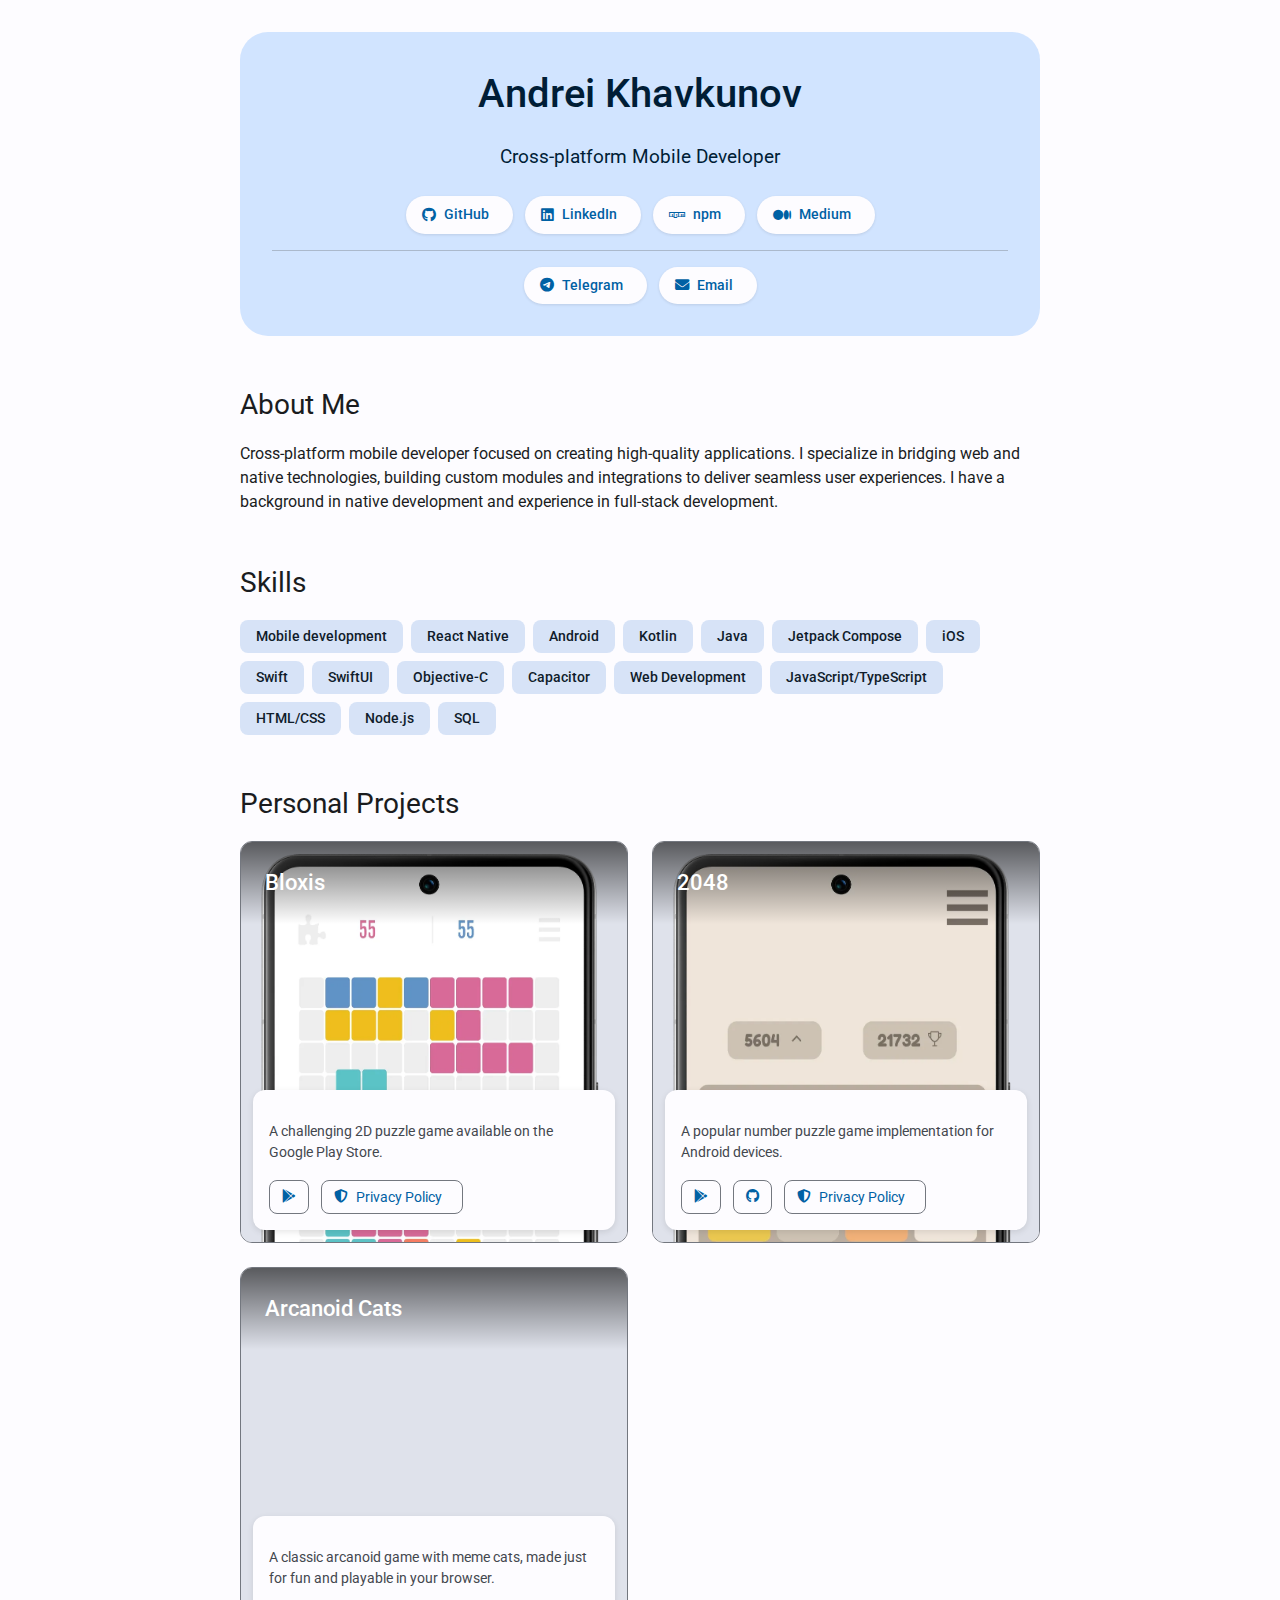
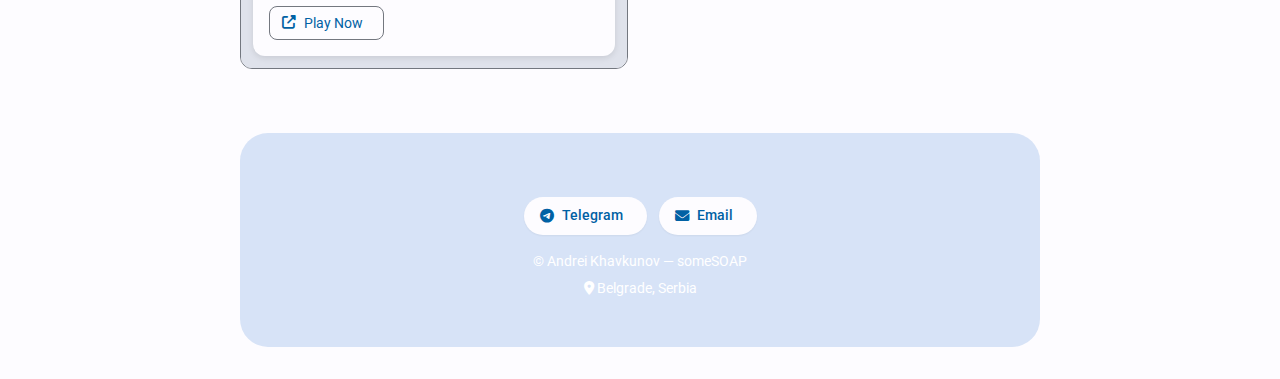
<file: index.html>
<!DOCTYPE html>
<html lang="en">
<head>
    <meta charset="UTF-8">
    <meta name="viewport" content="width=device-width, initial-scale=1.0">
    <title>Andrei Khavkunov | someSOAP</title>
    <link rel="preconnect" href="https://fonts.googleapis.com">
    <link rel="preconnect" href="https://fonts.gstatic.com" crossorigin>
    <link href="https://fonts.googleapis.com/css2?family=Roboto:wght@300;400;500;700&display=swap" rel="stylesheet">
    <link rel="stylesheet" href="style.css">
    <link rel="stylesheet" href="https://cdnjs.cloudflare.com/ajax/libs/font-awesome/6.5.1/css/all.min.css">
</head>
<body>
    <div class="profile-header">
        <h1>Andrei Khavkunov</h1>
        <p>Cross-platform Mobile Developer</p>
        <div class="social-links">
            <a href="https://github.com/someSOAP" target="_blank" aria-label="GitHub" title="GitHub" class="action-btn"><i class="fab fa-github"></i> <span class="link-text">GitHub</span></a>
            <a href="https://www.linkedin.com/in/andrei-khavkunov/" target="_blank" class="action-btn"><i class="fab fa-linkedin"></i> <span class="link-text">LinkedIn</span></a>
            <a href="https://www.npmjs.com/~somesoap" target="_blank" class="action-btn"><i class="fab fa-npm"></i> <span class="link-text">npm</span></a>
            <a href="https://medium.com/@someSOAP/" target="_blank" class="action-btn"><i class="fab fa-medium"></i> <span class="link-text">Medium</span></a>
        </div>
        <hr class="header-divider" />
        <div class="contact-links">
            <a href="https://t.me/someSOAP" target="_blank" class="action-btn"><i class="fab fa-telegram"></i> <span class="link-text">Telegram</span></a>
            <a href="mailto:andrey.meg@gmail.com" class="action-btn"><i class="fas fa-envelope"></i> <span class="link-text">Email</span></a>
        </div>
    </div>

    <section>
        <h2>About Me</h2>
        <p>
            Cross-platform mobile developer focused on creating high-quality applications. I specialize in bridging web and native technologies,
            building custom modules and integrations to deliver seamless user experiences. I have a background in native development
            and experience in full-stack development.
        </p>
    </section>

    <section>
        <h2>Skills</h2>
        <div class="skills-container">
            <span class="chip">Mobile development</span>
            <span class="chip">React Native</span>
            <span class="chip">Android</span>
            <span class="chip">Kotlin</span>
            <span class="chip">Java</span>
            <span class="chip">Jetpack Compose</span>
            <span class="chip">iOS</span>
            <span class="chip">Swift</span>
            <span class="chip">SwiftUI</span>
            <span class="chip">Objective-C</span>
            <span class="chip">Capacitor</span>
            <span class="chip">Web Development</span>
            <span class="chip">JavaScript/TypeScript</span>
            <span class="chip">HTML/CSS</span>
            <span class="chip">Node.js</span>
            <span class="chip">SQL</span>
        </div>
    </section>


    <section>
        <h2>Personal Projects</h2>
        <ul class="project-list">
            <li class="project-item">
                <div class="project-media">
                    <img
                        class="project-screenshot"
                        src="img/bloxismockup.webp"
                        srcset="img/bloxismockup.webp 1x, img/bloxismockup@2x.webp 2x"
                        alt="Bloxis game screenshot"
                        width="720"
                        height="405"
                        loading="lazy"
                        decoding="async"
                    >
                </div>
                <div class="project-title">
                    Bloxis
                </div>
                <div class="project-details-card">
                    <p class="project-description">A challenging 2D puzzle game available on the Google Play Store.</p>
                    <div class="project-links">
                        <a href="https://play.google.com/store/apps/details?id=ru.somesoapgames.bloxis&hl=en" target="_blank" aria-label="Google Play" title="Google Play"><i class="fab fa-google-play"></i></a>
                        <a href="policies/bloxis.html"><i class="fas fa-shield-alt"></i> <span class="link-text">Privacy Policy</span></a>
                    </div>
                </div>
            </li>
            <li class="project-item">
                <div class="project-media">
                    <img
                        class="project-screenshot"
                        src="img/2048mockup.webp"
                        srcset="img/2048mockup.webp 1x, img/2048mock@2x.webp 2x"
                        alt="2048 game screenshot"
                        width="720"
                        height="405"
                        loading="lazy"
                        decoding="async"
                    >
                </div>
                <div class="project-title">
                    2048
                </div>
                <div class="project-details-card">
                    <p class="project-description">A popular number puzzle game implementation for Android devices.</p>
                    <div class="project-links">
                        <a href="https://play.google.com/store/apps/details?id=ru.somesoapgames.twentytwentyfour&hl=en" target="_blank" aria-label="Google Play" title="Google Play"><i class="fab fa-google-play"></i></a>
                        <a href="https://github.com/someSOAP/rn-2048" target="_blank" aria-label="GitHub" title="GitHub"><i class="fab fa-github"></i></a>
                        <a href="policies/2048.html"><i class="fas fa-shield-alt"></i> <span class="link-text">Privacy Policy</span></a>
                    </div>
                </div>
            </li>
            <li class="project-item">
                <div class="project-media">
                    <img
                        class="project-screenshot"
                        src="img/arcanoidmockup.webp"
                        srcset="img/arcanoidmockup.webp 1x, img/arcanoidmockup@2x.webp 2x"
                        alt="Arcanoid Cats screenshot"
                        width="720"
                        height="405"
                        loading="lazy"
                        decoding="async"
                    >
                </div>
                <div class="project-title">
                    Arcanoid Cats
                </div>
                <div class="project-details-card">
                    <p class="project-description">A classic arcanoid game with meme cats, made just for fun and playable in your browser.</p>
                    <div class="project-links">
                        <a href="/arcanoid"><i class="fas fa-external-link-alt"></i> <span class="link-text">Play Now</span></a>
                    </div>
                </div>
            </li>
        </ul>
    </section>

    <footer class="site-footer">
        <div class="contact-links">
            <a href="https://t.me/someSOAP" target="_blank" class="action-btn"><i class="fab fa-telegram"></i> <span class="link-text">Telegram</span></a>
            <a href="mailto:andrey.meg@gmail.com" class="action-btn"><i class="fas fa-envelope"></i> <span class="link-text">Email</span></a>
        </div>
        <div class="footer-meta">
            <div>© Andrei Khavkunov — someSOAP</div>
            <div class="footer-location"><i class="fas fa-map-marker-alt"></i> Belgrade, Serbia</div>
        </div>
    </footer>
</body>
</html>
</file>
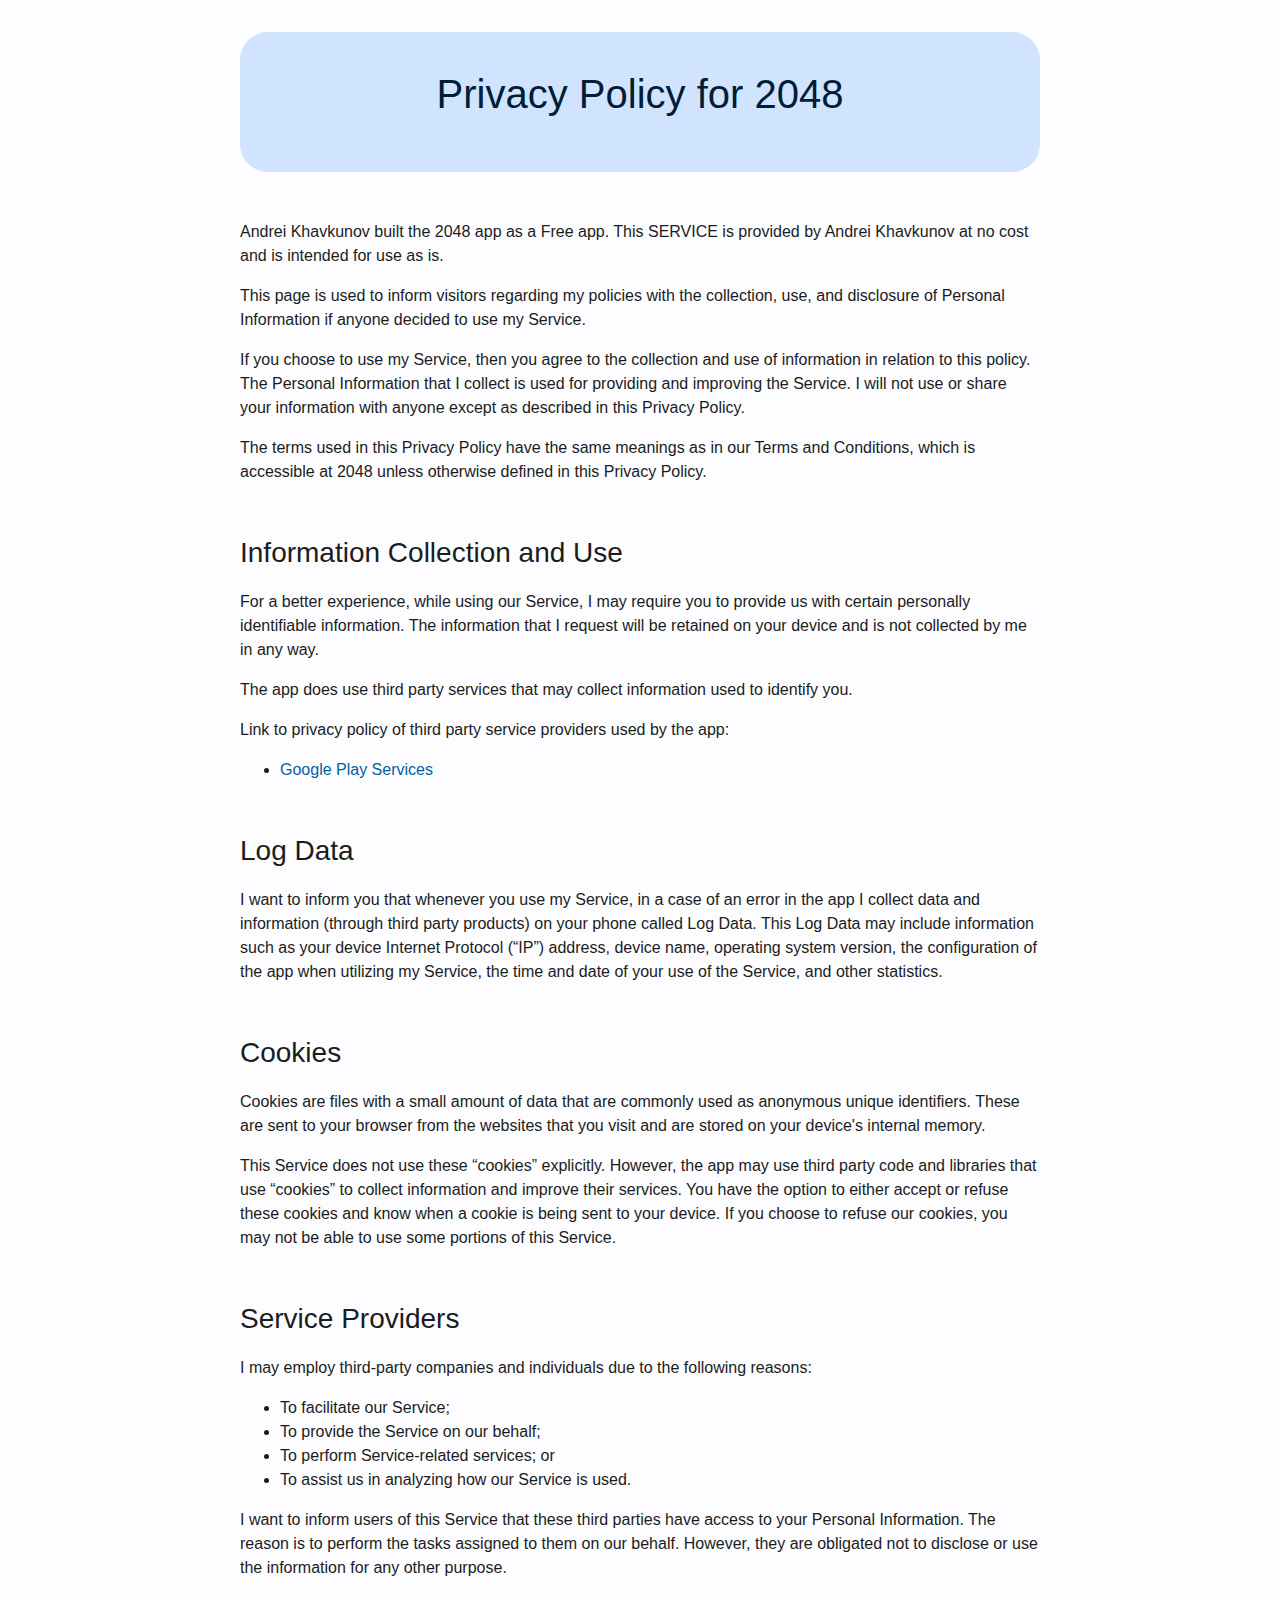
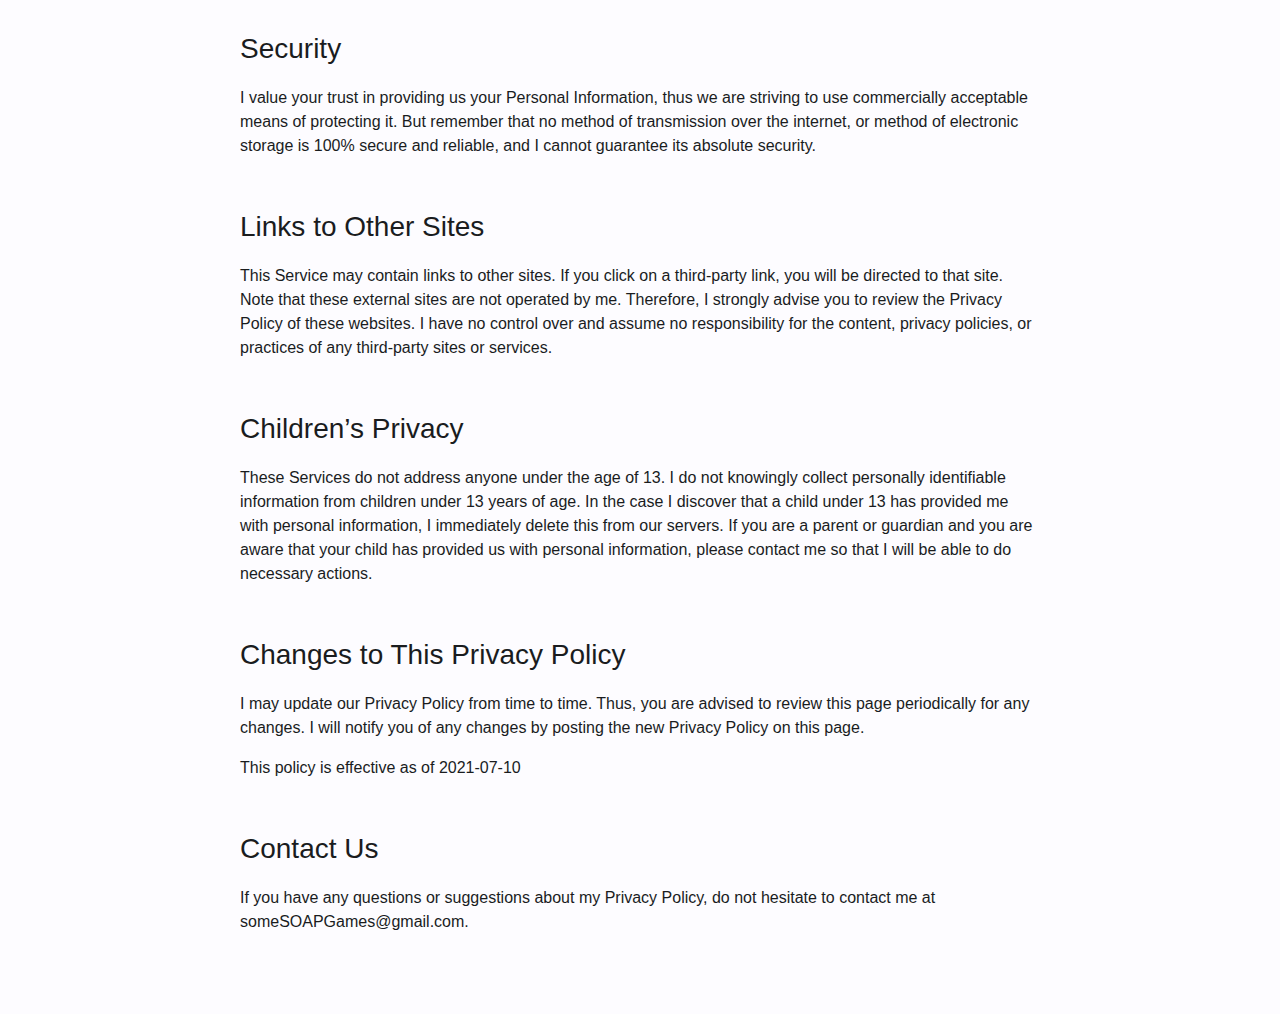
<file: policies/2048.html>
<!DOCTYPE html>
<html lang="en">
<head>
    <meta charset="UTF-8">
    <meta name="viewport" content="width=device-width, initial-scale=1.0">
    <title>Privacy Policy for 2048 - Andrei Khavkunov</title>
    <link rel="stylesheet" href="/style.css">
</head>
<body>
    <div class="profile-header">
        <h1>Privacy Policy for 2048</h1>
    </div>

    <section>
        <p>Andrei Khavkunov built the 2048 app as a Free app. This SERVICE is provided by Andrei Khavkunov at no cost and is intended for use as is.</p>
        <p>This page is used to inform visitors regarding my policies with the collection, use, and disclosure of Personal Information if anyone decided to use my Service.</p>
        <p>If you choose to use my Service, then you agree to the collection and use of information in relation to this policy. The Personal Information that I collect is used for providing and improving the Service. I will not use or share your information with anyone except as described in this Privacy Policy.</p>
        <p>The terms used in this Privacy Policy have the same meanings as in our Terms and Conditions, which is accessible at 2048 unless otherwise defined in this Privacy Policy.</p>
    </section>

    <section>
        <h2>Information Collection and Use</h2>
        <p>For a better experience, while using our Service, I may require you to provide us with certain personally identifiable information. The information that I request will be retained on your device and is not collected by me in any way.</p>
        <p>The app does use third party services that may collect information used to identify you.</p>
        <p>Link to privacy policy of third party service providers used by the app:</p>
        <ul>
            <li><a href="https://www.google.com/policies/privacy/" target="_blank">Google Play Services</a></li>
        </ul>
    </section>

    <section>
        <h2>Log Data</h2>
        <p>I want to inform you that whenever you use my Service, in a case of an error in the app I collect data and information (through third party products) on your phone called Log Data. This Log Data may include information such as your device Internet Protocol (“IP”) address, device name, operating system version, the configuration of the app when utilizing my Service, the time and date of your use of the Service, and other statistics.</p>
    </section>

    <section>
        <h2>Cookies</h2>
        <p>Cookies are files with a small amount of data that are commonly used as anonymous unique identifiers. These are sent to your browser from the websites that you visit and are stored on your device's internal memory.</p>
        <p>This Service does not use these “cookies” explicitly. However, the app may use third party code and libraries that use “cookies” to collect information and improve their services. You have the option to either accept or refuse these cookies and know when a cookie is being sent to your device. If you choose to refuse our cookies, you may not be able to use some portions of this Service.</p>
    </section>

    <section>
        <h2>Service Providers</h2>
        <p>I may employ third-party companies and individuals due to the following reasons:</p>
        <ul>
            <li>To facilitate our Service;</li>
            <li>To provide the Service on our behalf;</li>
            <li>To perform Service-related services; or</li>
            <li>To assist us in analyzing how our Service is used.</li>
        </ul>
        <p>I want to inform users of this Service that these third parties have access to your Personal Information. The reason is to perform the tasks assigned to them on our behalf. However, they are obligated not to disclose or use the information for any other purpose.</p>
    </section>

    <section>
        <h2>Security</h2>
        <p>I value your trust in providing us your Personal Information, thus we are striving to use commercially acceptable means of protecting it. But remember that no method of transmission over the internet, or method of electronic storage is 100% secure and reliable, and I cannot guarantee its absolute security.</p>
    </section>

    <section>
        <h2>Links to Other Sites</h2>
        <p>This Service may contain links to other sites. If you click on a third-party link, you will be directed to that site. Note that these external sites are not operated by me. Therefore, I strongly advise you to review the Privacy Policy of these websites. I have no control over and assume no responsibility for the content, privacy policies, or practices of any third-party sites or services.</p>
    </section>

    <section>
        <h2>Children’s Privacy</h2>
        <p>These Services do not address anyone under the age of 13. I do not knowingly collect personally identifiable information from children under 13 years of age. In the case I discover that a child under 13 has provided me with personal information, I immediately delete this from our servers. If you are a parent or guardian and you are aware that your child has provided us with personal information, please contact me so that I will be able to do necessary actions.</p>
    </section>

    <section>
        <h2>Changes to This Privacy Policy</h2>
        <p>I may update our Privacy Policy from time to time. Thus, you are advised to review this page periodically for any changes. I will notify you of any changes by posting the new Privacy Policy on this page.</p>
        <p>This policy is effective as of 2021-07-10</p>
    </section>

    <section>
        <h2>Contact Us</h2>
        <p>If you have any questions or suggestions about my Privacy Policy, do not hesitate to contact me at someSOAPGames@gmail.com.</p>
    </section>

</body>
</html>
</file>
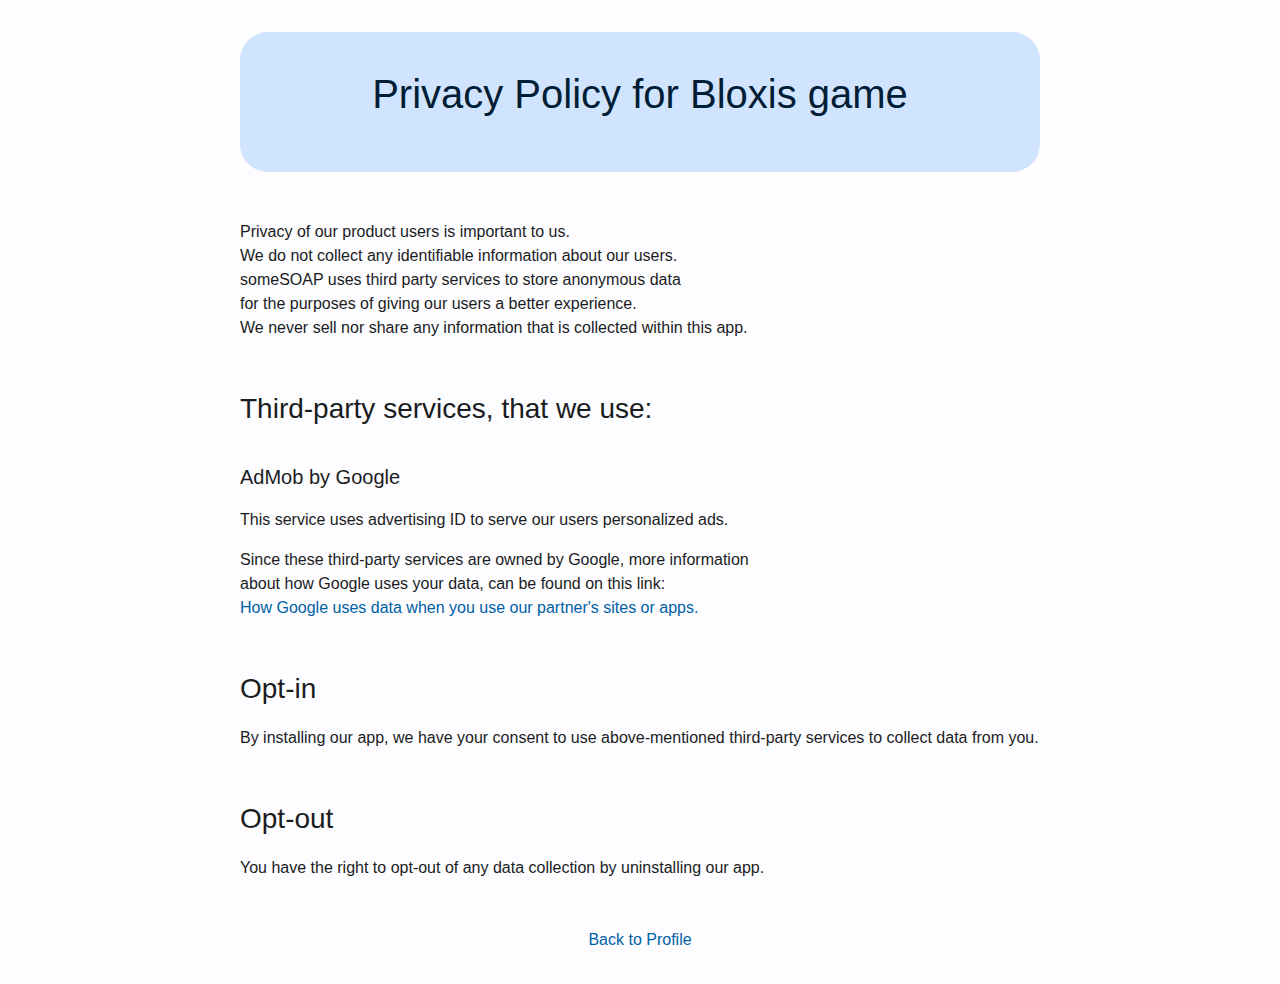
<file: policies/bloxis.html>
<!DOCTYPE html>
<html lang="en">
<head>
    <meta charset="UTF-8">
    <meta name="viewport" content="width=device-width, initial-scale=1.0">
    <title>Privacy Policy for Bloxis - someSOAP</title>
    <link rel="stylesheet" href="/style.css">
</head>
<body>
    <div class="profile-header">
        <h1>Privacy Policy for Bloxis game</h1>
    </div>

    <section>
        <p>Privacy of our product users is important to us.<br>
        We do not collect any identifiable information about our users.<br>
        someSOAP uses third party services to store anonymous data<br>
        for the purposes of giving our users a better experience.<br>
        We never sell nor share any information that is collected within this app.</p>
    </section>

    <section>
        <h2>Third-party services, that we use:</h2>
        <h3>AdMob by Google</h3>
        <p>This service uses advertising ID to serve our users personalized ads.</p>

        <p>Since these third-party services are owned by Google, more information<br>
        about how Google uses your data, can be found on this link:<br>
        <a href="http://www.google.com/policies/privacy/partners/" target="_blank">How Google uses data when you use our partner's sites or apps.</a></p>
    </section>

    <section>
        <h2>Opt-in</h2>
        <p>By installing our app, we have your consent to use above-mentioned third-party services to collect data from you.</p>
    </section>

    <section>
        <h2>Opt-out</h2>
        <p>You have the right to opt-out of any data collection by uninstalling our app.</p>
    </section>
    <div style="margin-top: 2rem; text-align: center;">
        <a href="/">Back to Profile</a>
    </div>
</body>
</html>
</file>
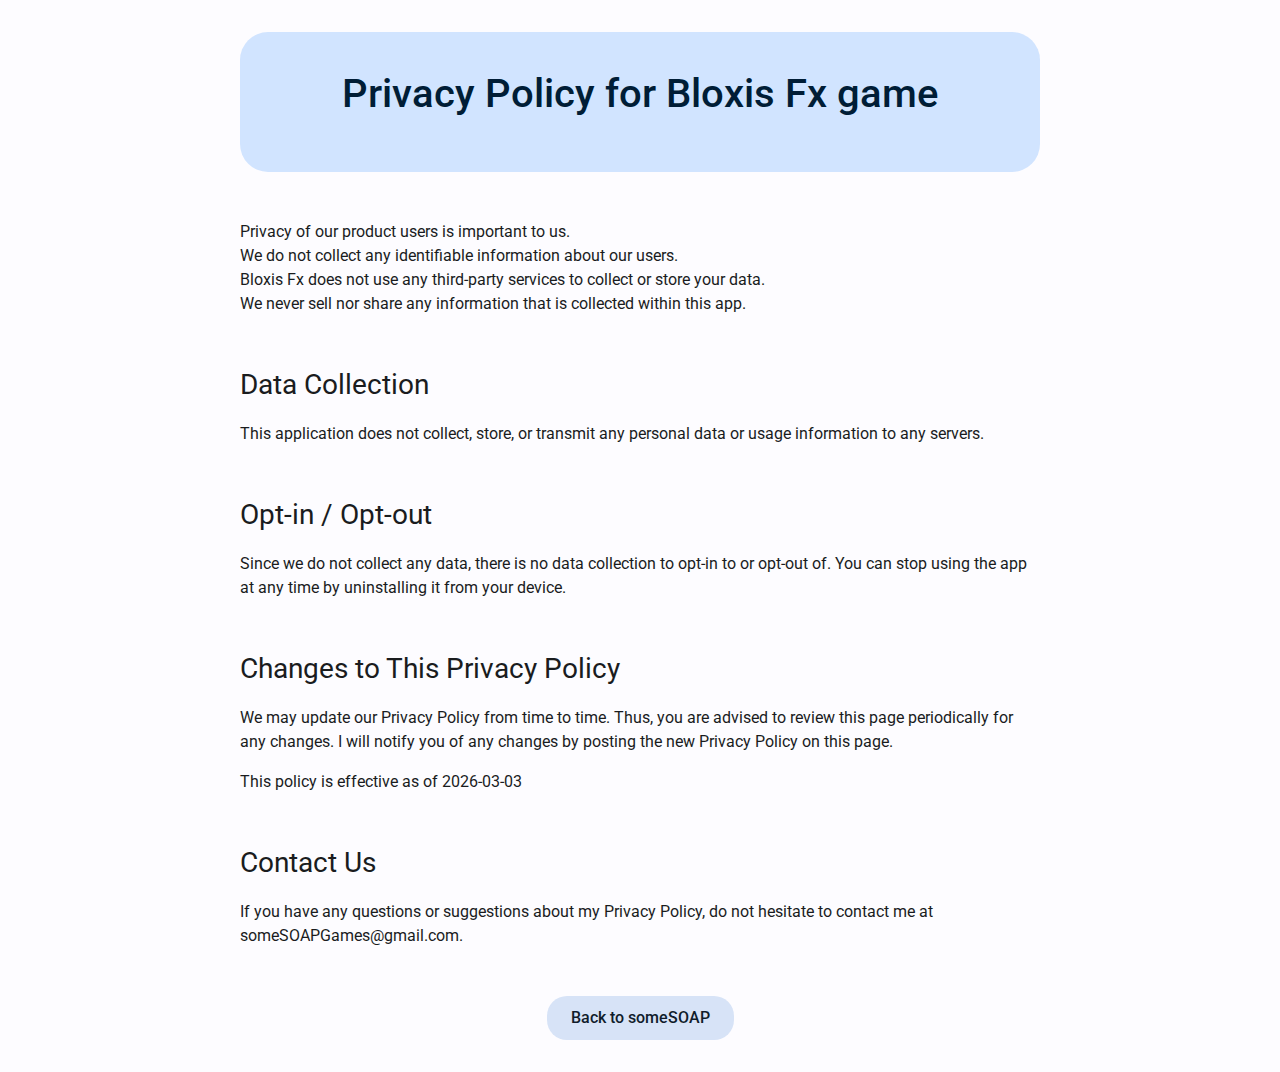
<file: policies/bloxisfx.html>
<!DOCTYPE html>
<html lang="en">
<head>
    <meta charset="UTF-8">
    <meta name="viewport" content="width=device-width, initial-scale=1.0">
    <title>Privacy Policy for Bloxis Fx - someSOAP</title>
    <link rel="preconnect" href="https://fonts.googleapis.com">
    <link rel="preconnect" href="https://fonts.gstatic.com" crossorigin>
    <link href="https://fonts.googleapis.com/css2?family=Roboto:wght@300;400;500;700&display=swap" rel="stylesheet">
    <link rel="stylesheet" href="/style.css">
    <link rel="stylesheet" href="https://cdnjs.cloudflare.com/ajax/libs/font-awesome/6.5.1/css/all.min.css">
</head>
<body>
    <div class="profile-header">
        <h1>Privacy Policy for Bloxis Fx game</h1>
    </div>

    <section>
        <p>Privacy of our product users is important to us.<br>
            We do not collect any identifiable information about our users.<br>
            Bloxis Fx does not use any third-party services to collect or store your data.<br>
            We never sell nor share any information that is collected within this app.
        </p>
    </section>
    <section>
        <h2>Data Collection</h2>
        <p>This application does not collect, store, or transmit any personal data or usage information to any servers.</p>
    </section>
    <section>
        <h2>Opt-in / Opt-out</h2>
        <p>Since we do not collect any data, there is no data collection to opt-in to or opt-out of. You can stop using the app at any time by uninstalling it from your device.</p>
    </section>

    <section>
        <h2>Changes to This Privacy Policy</h2>
        <p>We may update our Privacy Policy from time to time. Thus, you are advised to review this page periodically for any changes. I will notify you of any changes by posting the new Privacy Policy on this page.</p>
        <p>This policy is effective as of 2026-03-03</p>
    </section>

    <section>
        <h2>Contact Us</h2>
        <p>If you have any questions or suggestions about my Privacy Policy, do not hesitate to contact me at someSOAPGames@gmail.com.</p>
    </section>

    <div class="back-link-container">
        <a href="https://somesoap.net/" class="back-link">Back to someSOAP</a>
    </div>
</body>
</html>
</file>
<file: style.css>
:root {
    /* M3 Colors - Light Theme (default) */
    --md-sys-color-primary: #0061a4;
    --md-sys-color-on-primary: #ffffff;
    --md-sys-color-primary-container: #d1e4ff;
    --md-sys-color-on-primary-container: #001d36;
    --md-sys-color-secondary: #535f70;
    --md-sys-color-on-secondary: #ffffff;
    --md-sys-color-secondary-container: #d7e3f7;
    --md-sys-color-on-secondary-container: #101c2b;
    --md-sys-color-tertiary: #6b5778;
    --md-sys-color-on-tertiary: #ffffff;
    --md-sys-color-tertiary-container: #f2daff;
    --md-sys-color-on-tertiary-container: #251431;
    --md-sys-color-error: #ba1a1a;
    --md-sys-color-on-error: #ffffff;
    --md-sys-color-outline: #73777f;
    --md-sys-color-background: #fdfcff;
    --md-sys-color-on-background: #1a1c1e;
    --md-sys-color-surface: #fdfcff;
    --md-sys-color-on-surface: #1a1c1e;
    --md-sys-color-surface-variant: #dfe2eb;
    --md-sys-color-on-surface-variant: #43474e;
    --md-sys-color-inverse-surface: #2f3033;
    --md-sys-color-inverse-on-surface: #f1f0f4;

    /* Semantic Mappings */
    --primary-color: var(--md-sys-color-primary);
    --text-color: var(--md-sys-color-on-background);
    --text-muted: var(--md-sys-color-on-surface-variant);
    --bg-color: var(--md-sys-color-background);
    --chip-bg: var(--md-sys-color-secondary-container);
    --chip-text: var(--md-sys-color-on-secondary-container);

    /* Spacing (px) */
    --space-6: 6px;
    --space-8: 8px;
    --space-12: 12px;
    --space-16: 16px;

    /* Radii (px) */
    --radius-s: 8px;
    --radius-m: 12px;
    --radius-l: 20px;
    --radius-xl: 28px;
}

body {
    font-family: 'Roboto', -apple-system, BlinkMacSystemFont, "Segoe UI", Helvetica, Arial, sans-serif;
    line-height: 1.5;
    max-width: 800px;
    margin: 0 auto;
    padding: 2rem 1rem;
    color: var(--text-color);
    background-color: var(--bg-color);
}

h1, h2, h3 {
    color: var(--md-sys-color-on-surface);
    margin-top: 2rem;
    margin-bottom: 1rem;
    font-weight: 400;
}

h1 { font-size: 2.5rem; }
h2 { font-size: 1.75rem; border-bottom: none; padding-bottom: 0; }
h3 { font-size: 1.25rem; }

a {
    color: var(--primary-color);
    text-decoration: none;
    transition: color 0.2s ease-in-out;
}

a:hover {
    color: var(--md-sys-color-primary-container);
    text-decoration: underline;
}

.profile-header {
    text-align: center;
    margin-bottom: 3rem;
    padding: 2rem;
    background-color: var(--md-sys-color-primary-container);
    color: var(--md-sys-color-on-primary-container);
    border-radius: var(--radius-xl);
}

.profile-header h1 {
    margin-top: 0;
    font-weight: 500;
    color: var(--md-sys-color-on-primary-container);
}

.profile-header p {
    font-size: 1.2rem;
    margin-bottom: 1.5rem;
}

.action-btn {
    display: inline-flex;
    align-items: center;
    padding: var(--space-8) var(--space-16);
    background-color: var(--md-sys-color-surface);
    color: var(--md-sys-color-primary);
    border-radius: var(--radius-l);
    font-weight: 500;
    font-size: 0.9rem;
    box-shadow: 0 1px 3px rgba(0,0,0,0.1);
    margin: 0;
    transition: background-color 0.2s, color 0.2s, box-shadow 0.2s;
}

.action-btn:hover {
    background-color: var(--md-sys-color-primary);
    color: var(--md-sys-color-on-primary);
    text-decoration: none;
    box-shadow: 0 2px 4px rgba(0,0,0,0.15);
}

.social-links, .contact-links {
    display: flex;
    justify-content: center;
    flex-wrap: wrap;
    gap: var(--space-12);
}

.contact-links {
    margin-top: var(--space-16);
}

.skills-container {
    display: flex;
    flex-wrap: wrap;
    gap: var(--space-8);
    margin-top: 1rem;
}

.chip {
    background-color: var(--chip-bg);
    color: var(--chip-text);
    padding: var(--space-6) var(--space-16);
    border-radius: var(--radius-s);
    font-size: 0.875rem;
    font-weight: 500;
    border: none;
}

.project-list {
    list-style: none;
    padding: 0;
    display: grid;
    grid-template-columns: repeat(auto-fill, minmax(300px, 1fr));
    gap: 1.5rem;
    margin-top: 1rem;
}

.project-item {
    background-color: var(--md-sys-color-surface);
    border: 1px solid var(--md-sys-color-outline);
    border-radius: var(--radius-m);
    display: flex;
    flex-direction: column;
    position: relative;
    overflow: hidden;
    min-height: 400px;
}

.project-title {
    font-weight: 500;
    font-size: 1.4rem;
    padding: 1.5rem;
    color: var(--md-sys-color-on-surface);
    position: relative;
    z-index: 2;
    background: linear-gradient(to bottom, rgba(253, 252, 255, 0.9), rgba(253, 252, 255, 0));
    width: 100%;
    box-sizing: border-box;
}

.project-item:has(.project-media) .project-title {
    color: #ffffff;
    background: linear-gradient(to bottom, rgba(0, 0, 0, 0.6), rgba(0, 0, 0, 0));
}

.project-details-card {
    background-color: var(--md-sys-color-surface);
    margin: auto var(--space-12) var(--space-12) var(--space-12);
    padding: 1rem;
    border-radius: var(--radius-m);
    position: relative;
    z-index: 3;
    box-shadow: 0 2px 6px rgba(0,0,0,0.1);
}

.project-description {
    color: var(--text-muted);
    font-size: 0.9rem;
    margin-bottom: 1rem;
}

.project-links {
    display: flex;
    flex-wrap: wrap;
    gap: var(--space-12);
    font-size: 0.85rem;
}

.project-links a {
    display: inline-flex;
    align-items: center;
    padding: var(--space-6) var(--space-12);
    border: 1px solid var(--md-sys-color-outline);
    border-radius: var(--radius-s);
    color: var(--md-sys-color-primary);
}

.project-links a:hover {
    background-color: var(--md-sys-color-primary-container);
    text-decoration: none;
}

.link-text {
    padding-right: var(--space-8);
}

.social-links i, .contact-links i, .project-links i, .project-title i, .action-btn i {
    margin-right: var(--space-8);
}

/* Remove extra spacing when link contains icon only */
.social-links a:has(i:only-child) i,
.contact-links a:has(i:only-child) i,
.project-links a:has(i:only-child) i,
.action-btn:has(i:only-child) i {
    margin-right: 0;
}

/* Footer */
.site-footer {
    margin-top: 4rem;
    padding: 3rem 1rem;
    background-color: var(--md-sys-color-secondary-container);
    color: var(--md-sys-color-on-secondary-container);
    border-radius: var(--radius-xl);
    text-align: center;
}

.site-footer .contact-links {
    justify-content: center;
}

.site-footer .contact-links a {
    border: none;
    box-shadow: 0 1px 2px rgba(0,0,0,0.05);
}

.footer-meta {
    margin-top: var(--space-16);
    color: var(--md-sys-color-on-primary);
    font-size: 0.9rem;
}

.footer-location {
    margin-top: var(--space-6);
    font-size: 0.85rem;
}

.back-link-container {
    margin-top: 3rem;
    text-align: center;
}

.back-link {
    display: inline-flex;
    align-items: center;
    padding: 10px 24px;
    background-color: var(--md-sys-color-secondary-container);
    color: var(--md-sys-color-on-secondary-container);
    border-radius: var(--radius-l);
    font-weight: 500;
}

.back-link:hover {
    background-color: var(--md-sys-color-secondary);
    color: var(--md-sys-color-on-secondary);
    text-decoration: none;
}

.back-link i {
    margin-right: var(--space-8);
}

section {
    margin-bottom: 3rem;
}

@media (max-width: 600px) {
    .project-list {
        grid-template-columns: 1fr;
    }
}


/* Project media (screenshots) */
.project-media {
    position: absolute;
    left: 0;
    width: 100%;
    padding-top: var(--space-12);
    z-index: 1;
    background: var(--md-sys-color-surface-variant);
}

.project-screenshot {
    display: block;
    width: 100%;
    height: 100%;
    object-fit: cover;
    object-position: top;
}


/* Header divider between social links and contacts */
.header-divider {
    height: 1px;
    border: none;
    background-color: var(--md-sys-color-outline);
    opacity: 0.4;
    margin: var(--space-16) auto;
    width: 100%;
}
</file>
